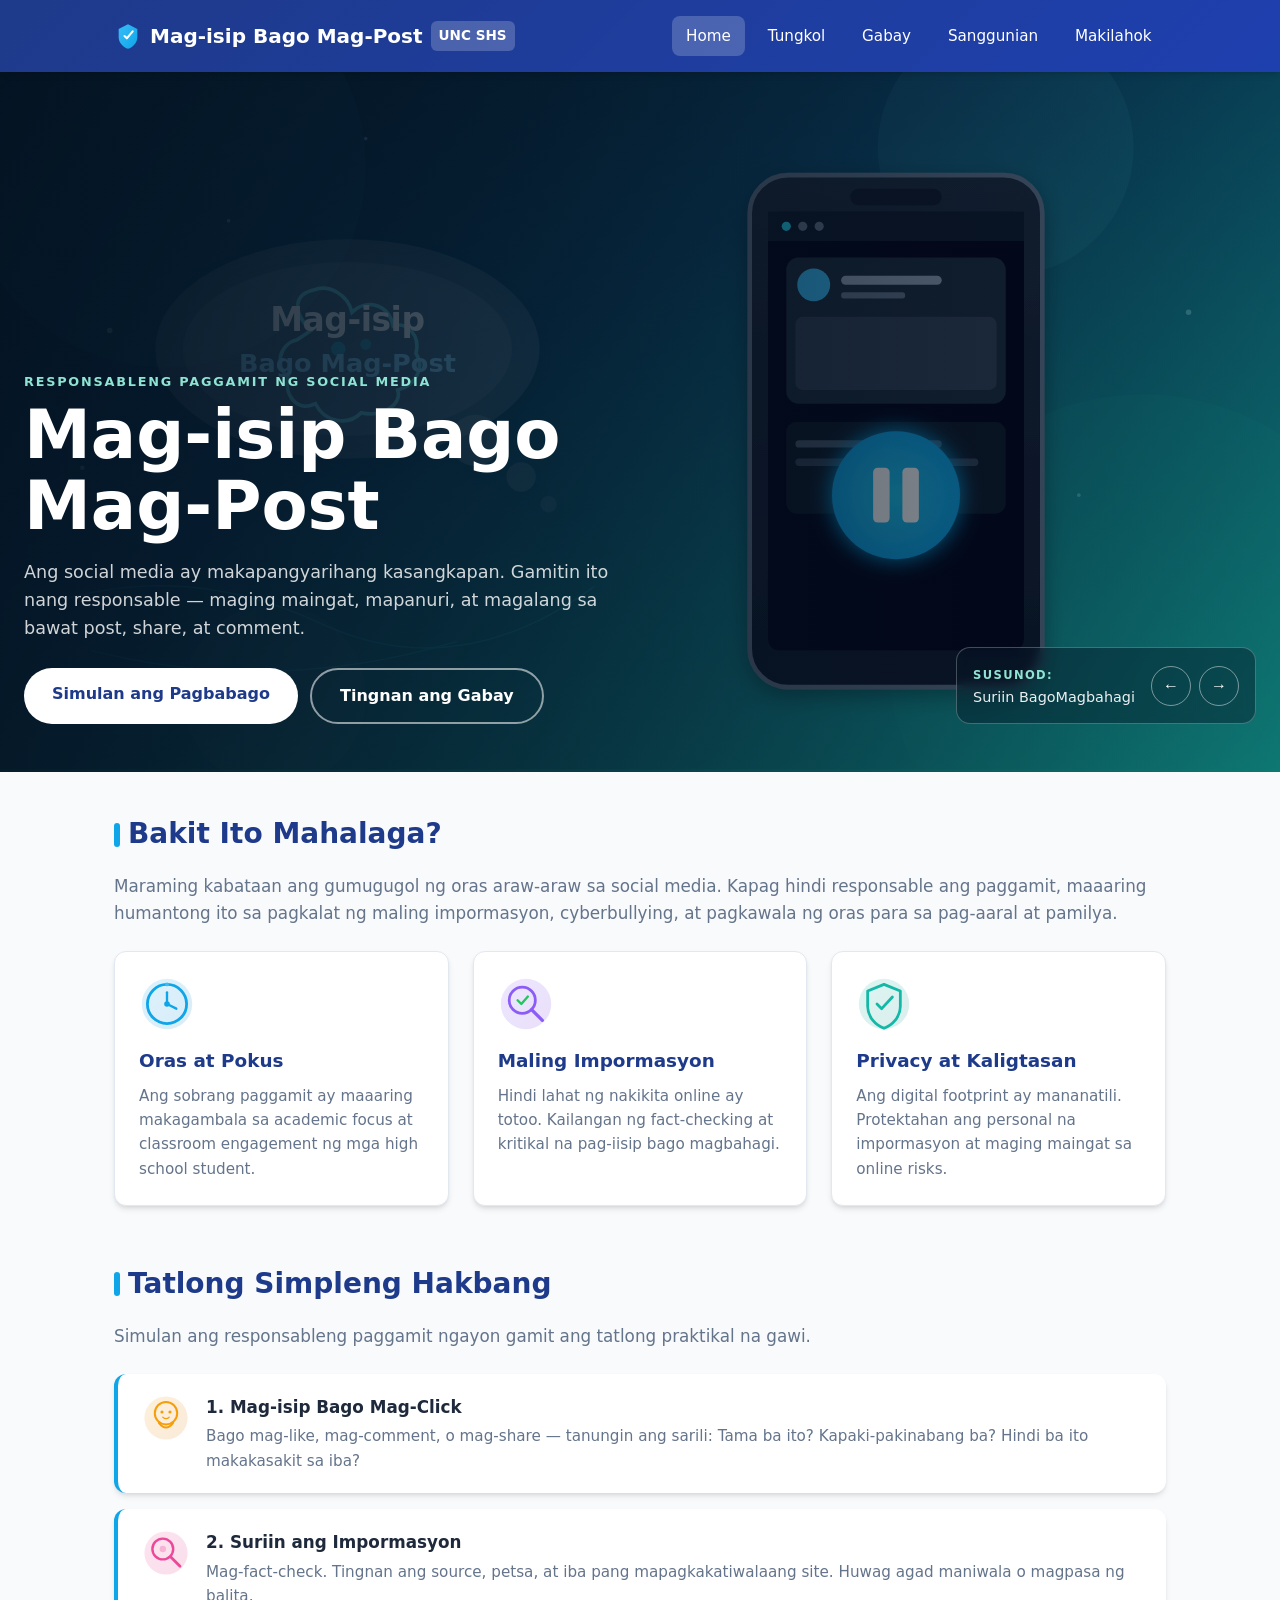
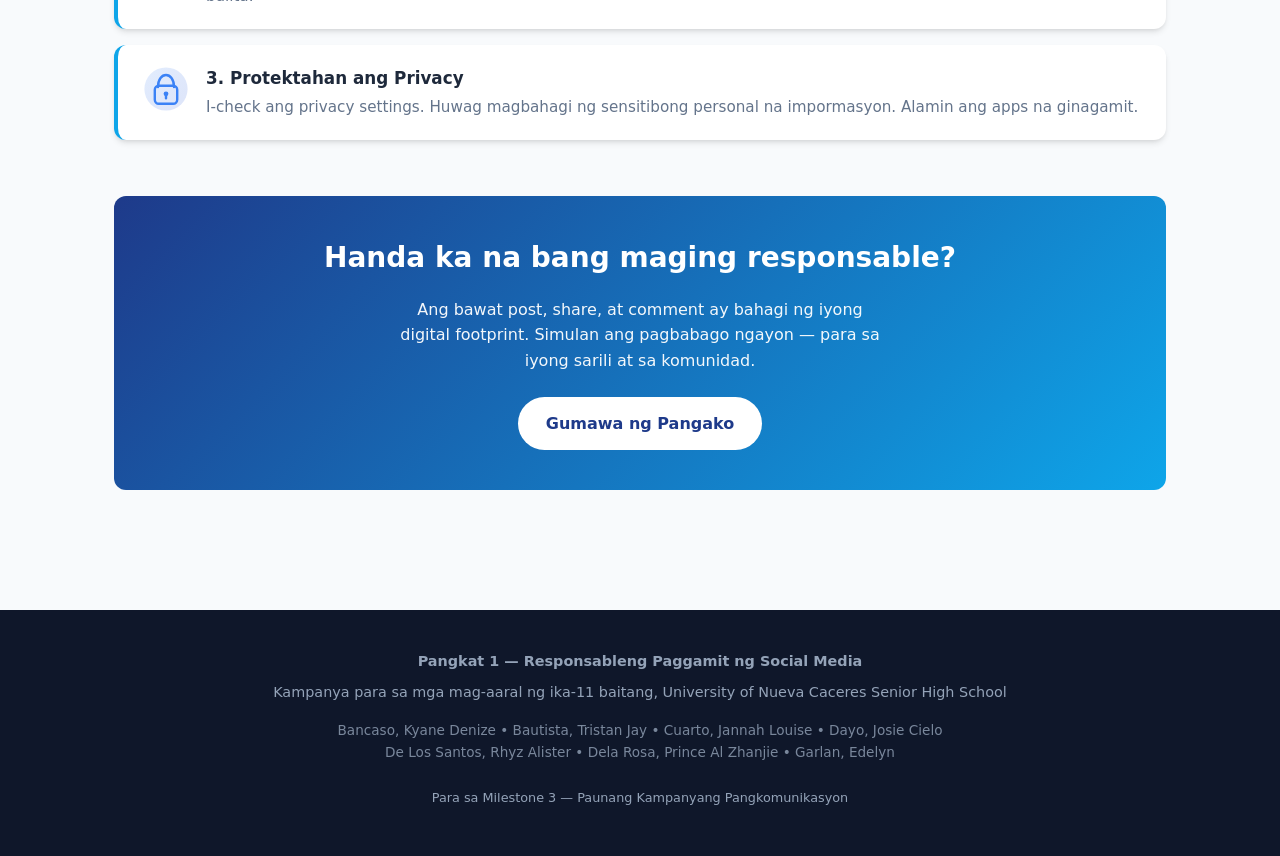
<file: index.html>
<!DOCTYPE html>
<html lang="tl">
<head>
  <meta charset="UTF-8">
  <meta name="viewport" content="width=device-width, initial-scale=1.0">
  <title>Mag-isip Bago Mag-Post | Responsableng Paggamit ng Social Media</title>
  <meta name="description" content="Kampanya para sa responsableng paggamit ng social media para sa mga mag-aaral ng UNC Grade 11.">
  <link rel="stylesheet" href="styles.css">
</head>
<body class="is-loading">

  <!-- ==== Skeleton loading overlay (removed after load) ==== -->
  <div class="skeleton-overlay" aria-hidden="true">
    <div class="sk-header">
      <div class="sk-logo sk-shimmer"></div>
      <div class="sk-nav">
        <div class="sk-nav-item sk-shimmer"></div>
        <div class="sk-nav-item sk-shimmer"></div>
        <div class="sk-nav-item sk-shimmer"></div>
        <div class="sk-nav-item sk-shimmer"></div>
        <div class="sk-nav-item sk-shimmer"></div>
      </div>
    </div>
    <div class="sk-hero">
      <div class="sk-eyebrow sk-shimmer"></div>
      <div class="sk-title sk-shimmer"></div>
      <div class="sk-title sk-title-short sk-shimmer"></div>
      <div class="sk-text sk-shimmer"></div>
      <div class="sk-text sk-shimmer"></div>
      <div class="sk-buttons">
        <div class="sk-btn sk-shimmer"></div>
        <div class="sk-btn sk-shimmer"></div>
      </div>
    </div>
    <div class="sk-cards">
      <div class="sk-card sk-shimmer"></div>
      <div class="sk-card sk-shimmer"></div>
      <div class="sk-card sk-shimmer"></div>
    </div>
  </div>

  <noscript>
    <style>
      .skeleton-overlay{display:none!important}
      body.is-loading{overflow:auto!important}
      .reveal{opacity:1!important;transform:none!important}
    </style>
  </noscript>

  <header>
    <div class="nav-container">
      <div class="logo">
        <img src="images/logo.svg" alt="" width="28" height="28" class="logo-icon"> Mag-isip Bago Mag-Post
        <span>UNC SHS</span>
      </div>
      <nav>
        <a href="index.html" class="active">Home</a>
        <a href="about.html">Tungkol</a>
        <a href="guides.html">Gabay</a>
        <a href="references.html">Sanggunian</a>
        <a href="join.html">Makilahok</a>
      </nav>
    </div>
  </header>

  <section class="hero" aria-label="Featured campaign messages">
      <div class="hero-bg is-active" data-hero-bg></div>
      <div class="hero-bg" data-hero-bg></div>
      <div class="hero-bg" data-hero-bg></div>
      <div class="container hero-inner">
        <div class="hero-copy">
          <article class="hero-slide active" data-hero-slide>
            <div class="eyebrow">Responsableng Paggamit ng Social Media</div>
            <h1>Mag-isip Bago<br>Mag-Post</h1>
            <p>Ang social media ay makapangyarihang kasangkapan. Gamitin ito nang responsable &mdash; maging maingat, mapanuri, at magalang sa bawat post, share, at comment.</p>
            <div class="hero-actions">
              <a class="btn btn-primary" href="join.html">Simulan ang Pagbabago</a>
              <a class="btn btn-outline" href="guides.html">Tingnan ang Gabay</a>
            </div>
          </article>
          <article class="hero-slide" data-hero-slide>
            <div class="eyebrow">Mapanuri, Hindi Maniwala Agad</div>
            <h1>Suriin Bago<br>Magbahagi</h1>
            <p>Hindi lahat ng nakikita online ay totoo. Mag-fact-check, tingnan ang pinagmulan, at gamitin ang kritikal na pag-iisip bago magpasa ng balita o larawan.</p>
            <div class="hero-actions">
              <a class="btn btn-primary" href="guides.html">Alamin ang Gabay</a>
              <a class="btn btn-outline" href="about.html">Bakit Mahalaga?</a>
            </div>
          </article>
          <article class="hero-slide" data-hero-slide>
            <div class="eyebrow">Protektahan ang Iyong Digital Footprint</div>
            <h1>Privacy ay<br>Kaligtasan</h1>
            <p>Ang bawat post ay may bakas. I-check ang privacy settings, huwag magbahagi ng sensitibong impormasyon, at maging maingat sa mga online risk.</p>
            <div class="hero-actions">
              <a class="btn btn-primary" href="references.html">Tingnan ang Sanggunian</a>
              <a class="btn btn-outline" href="join.html">Makilahok</a>
            </div>
          </article>
        </div>
        <div class="hero-next" aria-live="polite">
          <div class="hero-next-text">
            <strong>Susunod:</strong><br>
            <span data-hero-next>Suriin Bago Magbahagi</span>
          </div>
          <div class="hero-nav">
            <button class="hero-cycle" type="button" data-hero-prev aria-label="Ipakita ang nakaraang slide">&larr;</button>
            <button class="hero-cycle" type="button" data-hero-next-button aria-label="Ipakita ang susunod na slide">&rarr;</button>
          </div>
        </div>
      </div>
    </section>

  <main>
    <section class="reveal">
      <h2>Bakit Ito Mahalaga?</h2>
      <p class="section-intro">
        Maraming kabataan ang gumugugol ng oras araw-araw sa social media.  
        Kapag hindi responsable ang paggamit, maaaring humantong ito sa pagkalat ng maling impormasyon,  
        cyberbullying, at pagkawala ng oras para sa pag-aaral at pamilya.
      </p>

      <div class="card-grid">
        <div class="card">
          <div class="card-icon">
            <img src="images/icons/time.svg" alt="" width="56" height="56">
          </div>
          <h3>Oras at Pokus</h3>
          <p>Ang sobrang paggamit ay maaaring makagambala sa academic focus at classroom engagement ng mga high school student.</p>
        </div>
        <div class="card">
          <div class="card-icon">
            <img src="images/icons/factcheck.svg" alt="" width="56" height="56">
          </div>
          <h3>Maling Impormasyon</h3>
          <p>Hindi lahat ng nakikita online ay totoo. Kailangan ng fact-checking at kritikal na pag-iisip bago magbahagi.</p>
        </div>
        <div class="card">
          <div class="card-icon">
            <img src="images/icons/shield.svg" alt="" width="56" height="56">
          </div>
          <h3>Privacy at Kaligtasan</h3>
          <p>Ang digital footprint ay mananatili. Protektahan ang personal na impormasyon at maging maingat sa online risks.</p>
        </div>
      </div>
    </section>

    <section class="reveal">
      <h2>Tatlong Simpleng Hakbang</h2>
      <p class="section-intro">Simulan ang responsableng paggamit ngayon gamit ang tatlong praktikal na gawi.</p>

      <div class="tips-list">
        <div class="tip">
          <div class="tip-icon">
            <img src="images/icons/think.svg" alt="" width="48" height="48">
          </div>
          <div>
            <h3>1. Mag-isip Bago Mag-Click</h3>
            <p>Bago mag-like, mag-comment, o mag-share — tanungin ang sarili: Tama ba ito? Kapaki-pakinabang ba? Hindi ba ito makakasakit sa iba?</p>
          </div>
        </div>
        <div class="tip">
          <div class="tip-icon">
            <img src="images/icons/search.svg" alt="" width="48" height="48">
          </div>
          <div>
            <h3>2. Suriin ang Impormasyon</h3>
            <p>Mag-fact-check. Tingnan ang source, petsa, at iba pang mapagkakatiwalaang site. Huwag agad maniwala o magpasa ng balita.</p>
          </div>
        </div>
        <div class="tip">
          <div class="tip-icon">
            <img src="images/icons/lock.svg" alt="" width="48" height="48">
          </div>
          <div>
            <h3>3. Protektahan ang Privacy</h3>
            <p>I-check ang privacy settings. Huwag magbahagi ng sensitibong personal na impormasyon. Alamin ang apps na ginagamit.</p>
          </div>
        </div>
      </div>
    </section>

    <div class="cta-box reveal">
      <h2>Handa ka na bang maging responsable?</h2>
      <p>Ang bawat post, share, at comment ay bahagi ng iyong digital footprint.  
         Simulan ang pagbabago ngayon — para sa iyong sarili at sa komunidad.</p>
      <a href="join.html" class="btn btn-primary">Gumawa ng Pangako</a>
    </div>
  </main>

  <footer>
    <p><strong>Pangkat 1 — Responsableng Paggamit ng Social Media</strong></p>
    <p>Kampanya para sa mga mag-aaral ng ika-11 baitang, University of Nueva Caceres Senior High School</p>
    <p class="team">
      Bancaso, Kyane Denize • Bautista, Tristan Jay • Cuarto, Jannah Louise • Dayo, Josie Cielo<br>
      De Los Santos, Rhyz Alister • Dela Rosa, Prince Al Zhanjie • Garlan, Edelyn
    </p>
    <p style="margin-top: 1.5rem; font-size: 0.8rem;">
      Para sa Milestone 3 — Paunang Kampanyang Pangkomunikasyon
    </p>
  </footer>
  <script src="hero.js" defer></script>
  <script src="loader.js" defer></script>
</body>
</html>
</file>
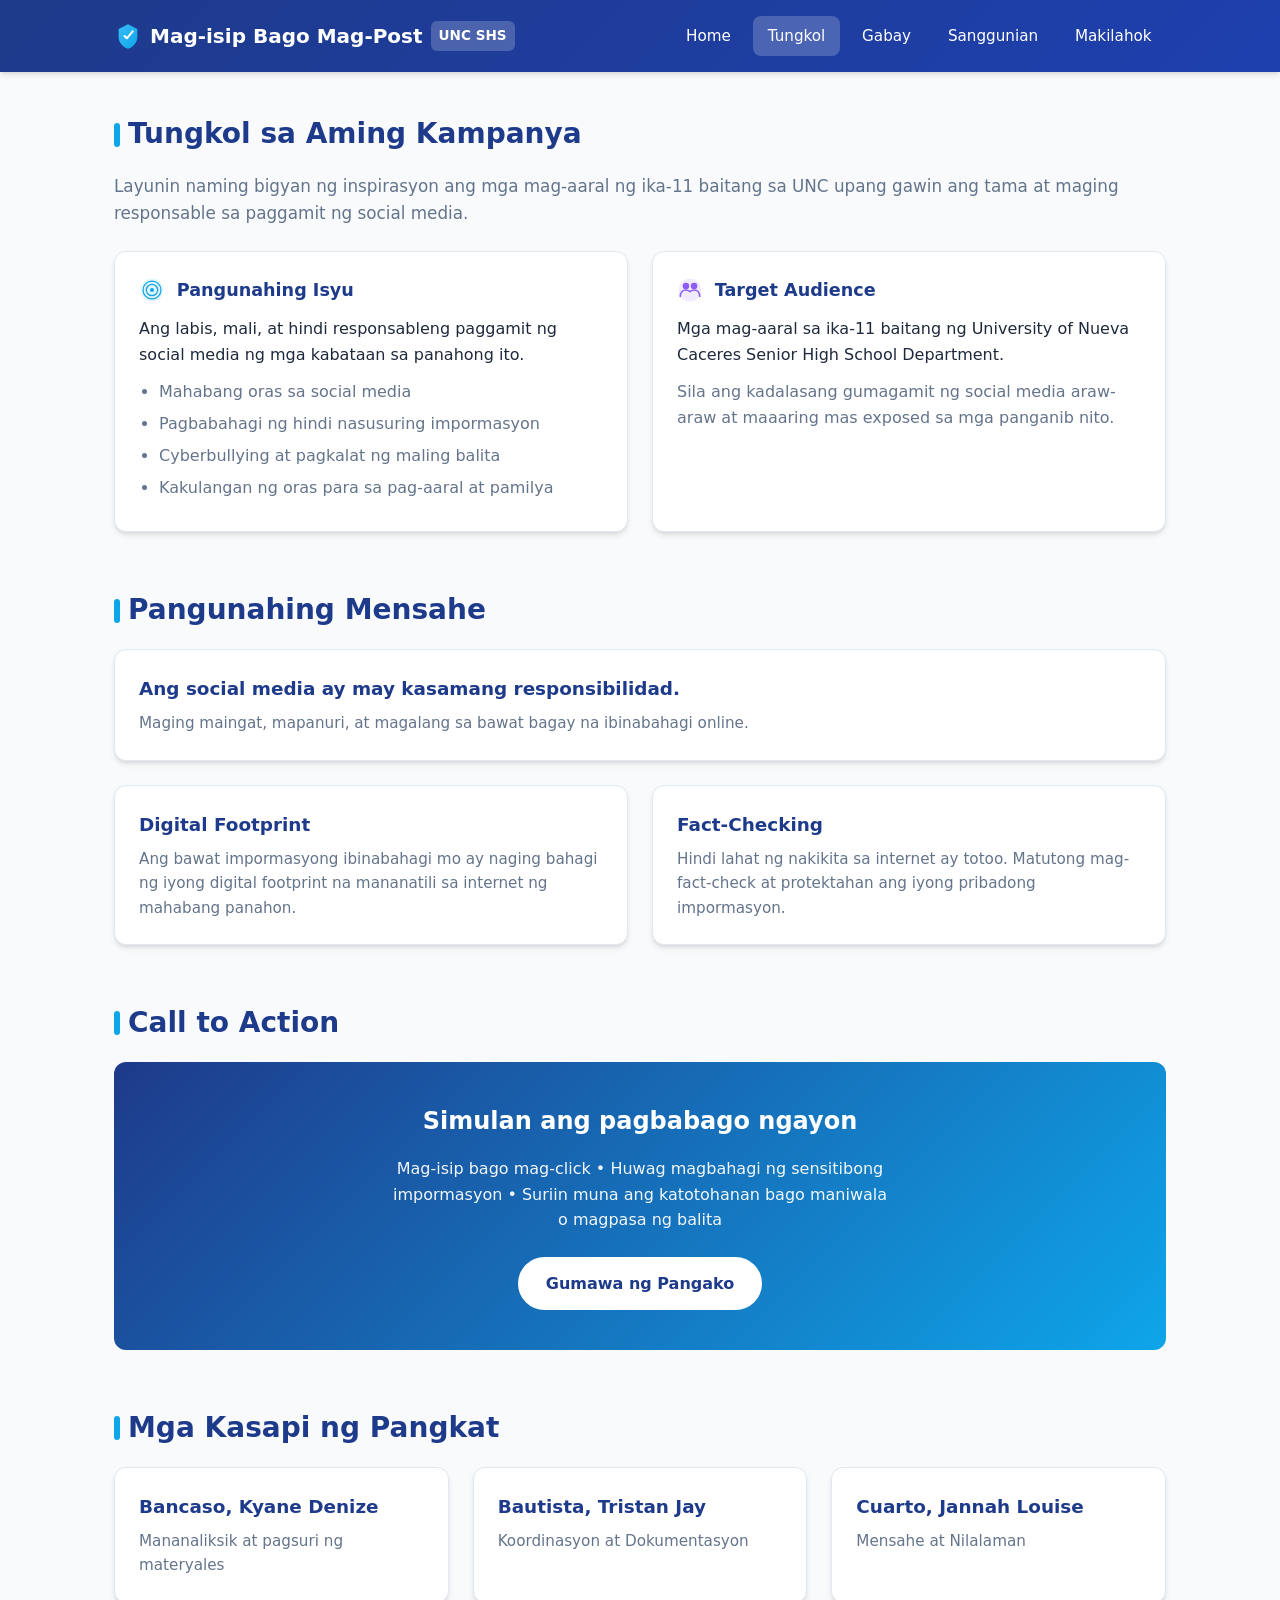
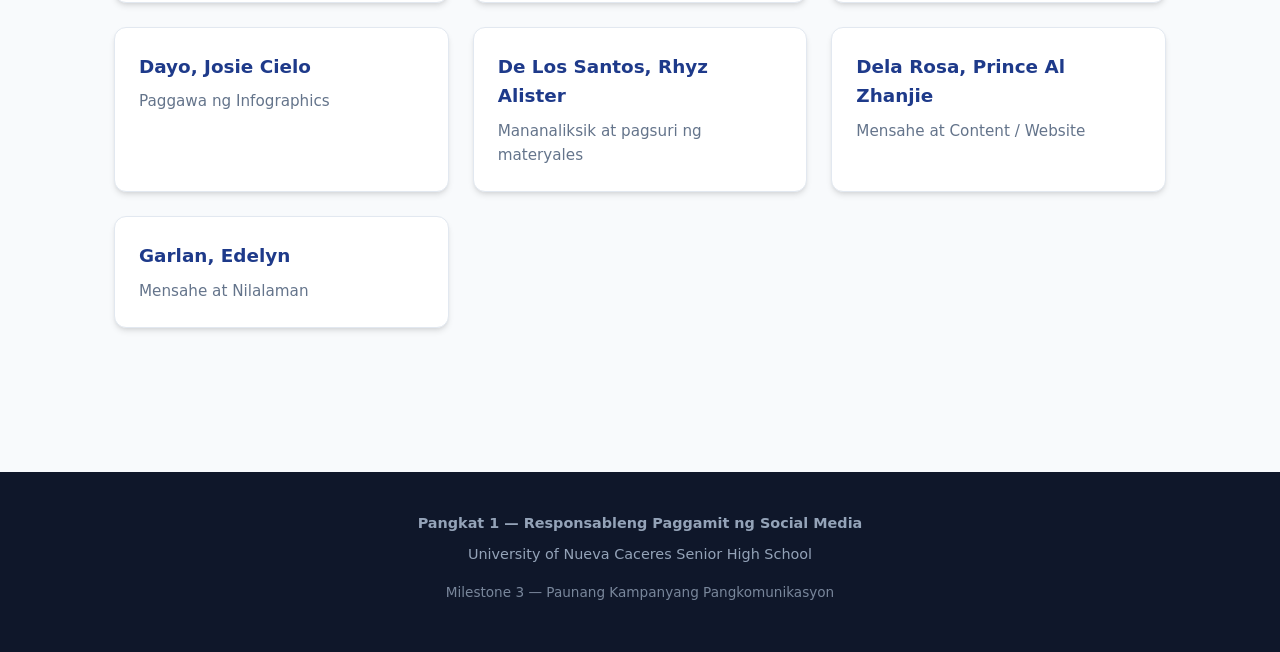
<file: about.html>
<!DOCTYPE html>
<html lang="tl">
<head>
  <meta charset="UTF-8">
  <meta name="viewport" content="width=device-width, initial-scale=1.0">
  <title>Tungkol sa Adbokasiya | Mag-isip Bago Mag-Post</title>
  <link rel="stylesheet" href="styles.css">
</head>
<body>
  <header>
    <div class="nav-container">
      <div class="logo">
        <img src="images/logo.svg" alt="" width="28" height="28" class="logo-icon"> Mag-isip Bago Mag-Post
        <span>UNC SHS</span>
      </div>
      <nav>
        <a href="index.html">Home</a>
        <a href="about.html" class="active">Tungkol</a>
        <a href="guides.html">Gabay</a>
        <a href="references.html">Sanggunian</a>
        <a href="join.html">Makilahok</a>
      </nav>
    </div>
  </header>

  <main>
    <section>
      <h2>Tungkol sa Aming Kampanya</h2>
      <p class="section-intro">
        Layunin naming bigyan ng inspirasyon ang mga mag-aaral ng ika-11 baitang sa UNC  
        upang gawin ang tama at maging responsable sa paggamit ng social media.
      </p>

      <div class="about-grid">
        <div class="info-box">
          <h3><img src="images/icons/target.svg" alt="" width="28" height="28" class="inline-icon"> Pangunahing Isyu</h3>
          <p>Ang labis, mali, at hindi responsableng paggamit ng social media ng mga kabataan sa panahong ito.</p>
          <ul style="margin-top: 0.75rem;">
            <li>Mahabang oras sa social media</li>
            <li>Pagbabahagi ng hindi nasusuring impormasyon</li>
            <li>Cyberbullying at pagkalat ng maling balita</li>
            <li>Kakulangan ng oras para sa pag-aaral at pamilya</li>
          </ul>
        </div>

        <div class="info-box">
          <h3><img src="images/icons/people.svg" alt="" width="28" height="28" class="inline-icon"> Target Audience</h3>
          <p>Mga mag-aaral sa ika-11 baitang ng University of Nueva Caceres Senior High School Department.</p>
          <p style="margin-top: 0.75rem; color: var(--text-muted);">
            Sila ang kadalasang gumagamit ng social media araw-araw at maaaring mas exposed sa mga panganib nito.
          </p>
        </div>
      </div>
    </section>

    <section>
      <h2>Pangunahing Mensahe</h2>
      <div class="card" style="margin-bottom: 1.5rem;">
        <h3 style="color: var(--primary); margin-bottom: 0.5rem;">Ang social media ay may kasamang responsibilidad.</h3>
        <p>Maging maingat, mapanuri, at magalang sa bawat bagay na ibinabahagi online.</p>
      </div>

      <div class="card-grid">
        <div class="card">
          <h3>Digital Footprint</h3>
          <p>Ang bawat impormasyong ibinabahagi mo ay naging bahagi ng iyong digital footprint na mananatili sa internet ng mahabang panahon.</p>
        </div>
        <div class="card">
          <h3>Fact-Checking</h3>
          <p>Hindi lahat ng nakikita sa internet ay totoo. Matutong mag-fact-check at protektahan ang iyong pribadong impormasyon.</p>
        </div>
      </div>
    </section>

    <section>
      <h2>Call to Action</h2>
      <div class="cta-box" style="margin: 0;">
        <h2 style="font-size: 1.5rem;">Simulan ang pagbabago ngayon</h2>
        <p>
          Mag-isip bago mag-click • Huwag magbahagi ng sensitibong impormasyon •  
          Suriin muna ang katotohanan bago maniwala o magpasa ng balita
        </p>
        <a href="join.html" class="btn btn-primary">Gumawa ng Pangako</a>
      </div>
    </section>

    <section>
      <h2>Mga Kasapi ng Pangkat</h2>
      <div class="card-grid">
        <div class="card">
          <h3>Bancaso, Kyane Denize</h3>
          <p>Mananaliksik at pagsuri ng materyales</p>
        </div>
        <div class="card">
          <h3>Bautista, Tristan Jay</h3>
          <p>Koordinasyon at Dokumentasyon</p>
        </div>
        <div class="card">
          <h3>Cuarto, Jannah Louise</h3>
          <p>Mensahe at Nilalaman</p>
        </div>
        <div class="card">
          <h3>Dayo, Josie Cielo</h3>
          <p>Paggawa ng Infographics</p>
        </div>
        <div class="card">
          <h3>De Los Santos, Rhyz Alister</h3>
          <p>Mananaliksik at pagsuri ng materyales</p>
        </div>
        <div class="card">
          <h3>Dela Rosa, Prince Al Zhanjie</h3>
          <p>Mensahe at Content / Website</p>
        </div>
        <div class="card">
          <h3>Garlan, Edelyn</h3>
          <p>Mensahe at Nilalaman</p>
        </div>
      </div>
    </section>
  </main>

  <footer>
    <p><strong>Pangkat 1 — Responsableng Paggamit ng Social Media</strong></p>
    <p>University of Nueva Caceres Senior High School</p>
    <p class="team">Milestone 3 — Paunang Kampanyang Pangkomunikasyon</p>
  </footer>
</body>
</html>
</file>
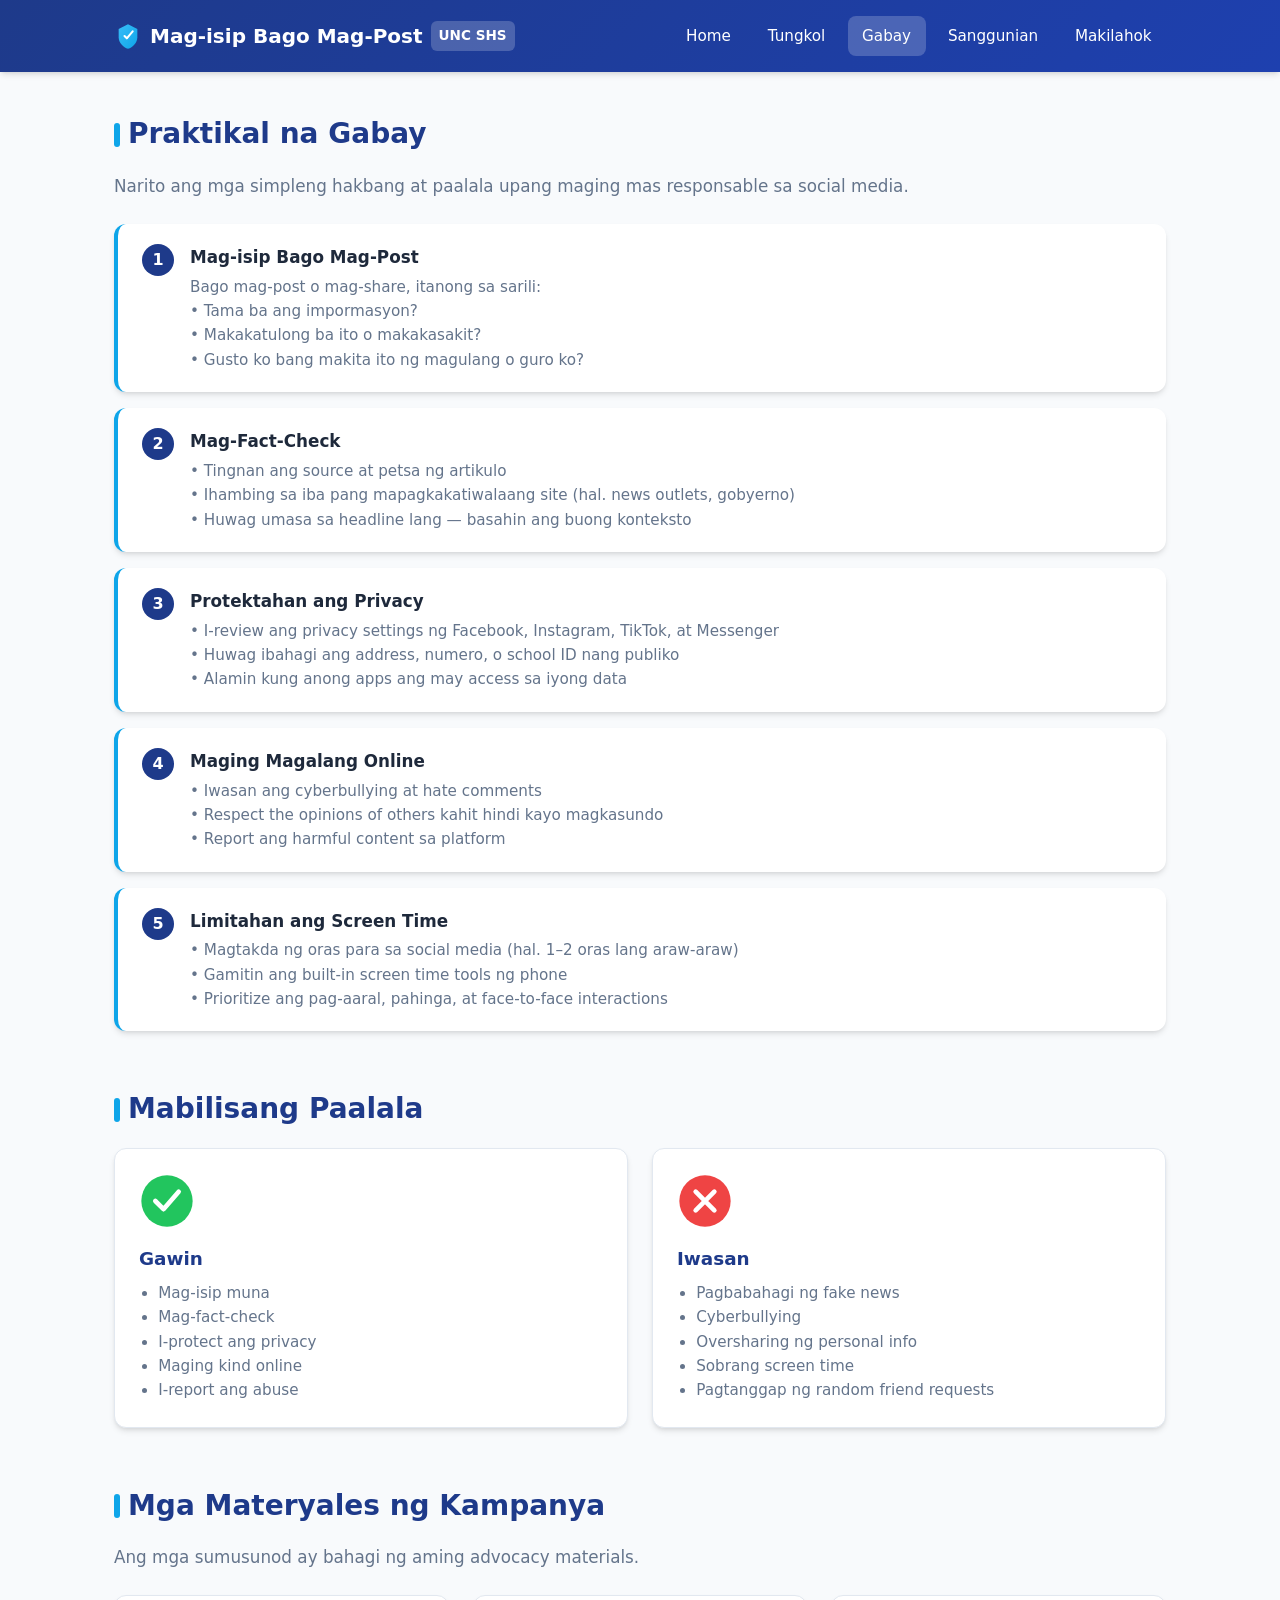
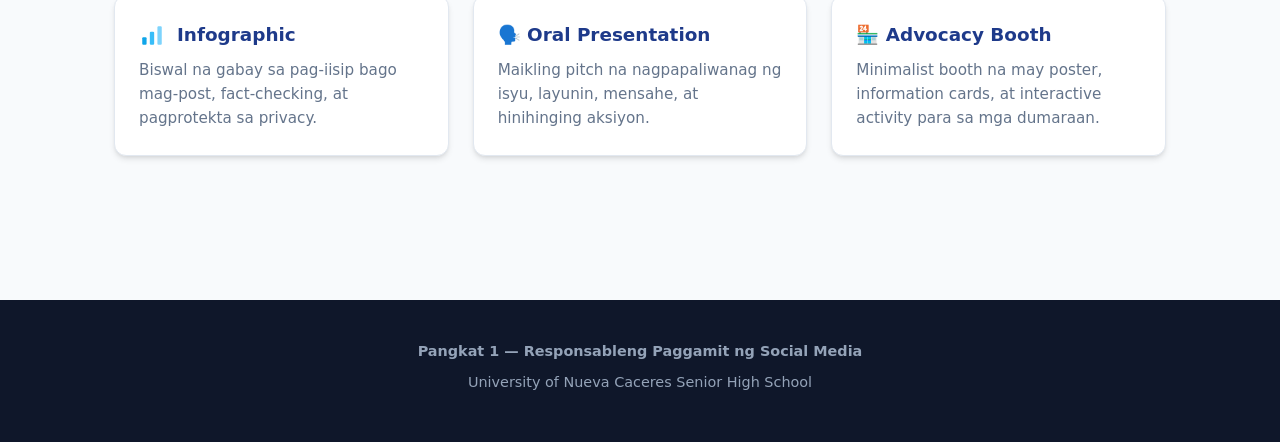
<file: guides.html>
<!DOCTYPE html>
<html lang="tl">
<head>
  <meta charset="UTF-8">
  <meta name="viewport" content="width=device-width, initial-scale=1.0">
  <title>Gabay at Materyales | Mag-isip Bago Mag-Post</title>
  <link rel="stylesheet" href="styles.css">
</head>
<body>
  <header>
    <div class="nav-container">
      <div class="logo">
        <img src="images/logo.svg" alt="" width="28" height="28" class="logo-icon"> Mag-isip Bago Mag-Post
        <span>UNC SHS</span>
      </div>
      <nav>
        <a href="index.html">Home</a>
        <a href="about.html">Tungkol</a>
        <a href="guides.html" class="active">Gabay</a>
        <a href="references.html">Sanggunian</a>
        <a href="join.html">Makilahok</a>
      </nav>
    </div>
  </header>

  <main>
    <section>
      <h2>Praktikal na Gabay</h2>
      <p class="section-intro">
        Narito ang mga simpleng hakbang at paalala upang maging mas responsable sa social media.
      </p>

      <div class="tips-list">
        <div class="tip">
          <div class="tip-number">1</div>
          <div>
            <h3>Mag-isip Bago Mag-Post</h3>
            <p>
              Bago mag-post o mag-share, itanong sa sarili:<br>
              • Tama ba ang impormasyon?<br>
              • Makakatulong ba ito o makakasakit?<br>
              • Gusto ko bang makita ito ng magulang o guro ko?
            </p>
          </div>
        </div>

        <div class="tip">
          <div class="tip-number">2</div>
          <div>
            <h3>Mag-Fact-Check</h3>
            <p>
              • Tingnan ang source at petsa ng artikulo<br>
              • Ihambing sa iba pang mapagkakatiwalaang site (hal. news outlets, gobyerno)<br>
              • Huwag umasa sa headline lang — basahin ang buong konteksto
            </p>
          </div>
        </div>

        <div class="tip">
          <div class="tip-number">3</div>
          <div>
            <h3>Protektahan ang Privacy</h3>
            <p>
              • I-review ang privacy settings ng Facebook, Instagram, TikTok, at Messenger<br>
              • Huwag ibahagi ang address, numero, o school ID nang publiko<br>
              • Alamin kung anong apps ang may access sa iyong data
            </p>
          </div>
        </div>

        <div class="tip">
          <div class="tip-number">4</div>
          <div>
            <h3>Maging Magalang Online</h3>
            <p>
              • Iwasan ang cyberbullying at hate comments<br>
              • Respect the opinions of others kahit hindi kayo magkasundo<br>
              • Report ang harmful content sa platform
            </p>
          </div>
        </div>

        <div class="tip">
          <div class="tip-number">5</div>
          <div>
            <h3>Limitahan ang Screen Time</h3>
            <p>
              • Magtakda ng oras para sa social media (hal. 1–2 oras lang araw-araw)<br>
              • Gamitin ang built-in screen time tools ng phone<br>
              • Prioritize ang pag-aaral, pahinga, at face-to-face interactions
            </p>
          </div>
        </div>
      </div>
    </section>

    <section>
      <h2>Mabilisang Paalala</h2>
      <div class="card-grid">
        <div class="card">
          <div class="card-icon"><img src="images/icons/check.svg" alt="" width="40" height="40"></div>
          <h3>Gawin</h3>
          <ul style="padding-left: 1.2rem; color: var(--text-muted); font-size: 0.95rem;">
            <li>Mag-isip muna</li>
            <li>Mag-fact-check</li>
            <li>I-protect ang privacy</li>
            <li>Maging kind online</li>
            <li>I-report ang abuse</li>
          </ul>
        </div>
        <div class="card">
          <div class="card-icon"><img src="images/icons/cross.svg" alt="" width="40" height="40"></div>
          <h3>Iwasan</h3>
          <ul style="padding-left: 1.2rem; color: var(--text-muted); font-size: 0.95rem;">
            <li>Pagbabahagi ng fake news</li>
            <li>Cyberbullying</li>
            <li>Oversharing ng personal info</li>
            <li>Sobrang screen time</li>
            <li>Pagtanggap ng random friend requests</li>
          </ul>
        </div>
      </div>
    </section>

    <section>
      <h2>Mga Materyales ng Kampanya</h2>
      <p class="section-intro">
        Ang mga sumusunod ay bahagi ng aming advocacy materials.
      </p>
      <div class="card-grid">
        <div class="card">
          <h3><img src="images/icons/chart.svg" alt="" width="26" height="26" class="inline-icon"> Infographic</h3>
          <p>Biswal na gabay sa pag-iisip bago mag-post, fact-checking, at pagprotekta sa privacy.</p>
        </div>
        <div class="card">
          <h3>🗣️ Oral Presentation</h3>
          <p>Maikling pitch na nagpapaliwanag ng isyu, layunin, mensahe, at hinihinging aksiyon.</p>
        </div>
        <div class="card">
          <h3>🏪 Advocacy Booth</h3>
          <p>Minimalist booth na may poster, information cards, at interactive activity para sa mga dumaraan.</p>
        </div>
      </div>
    </section>
  </main>

  <footer>
    <p><strong>Pangkat 1 — Responsableng Paggamit ng Social Media</strong></p>
    <p>University of Nueva Caceres Senior High School</p>
  </footer>
</body>
</html>
</file>
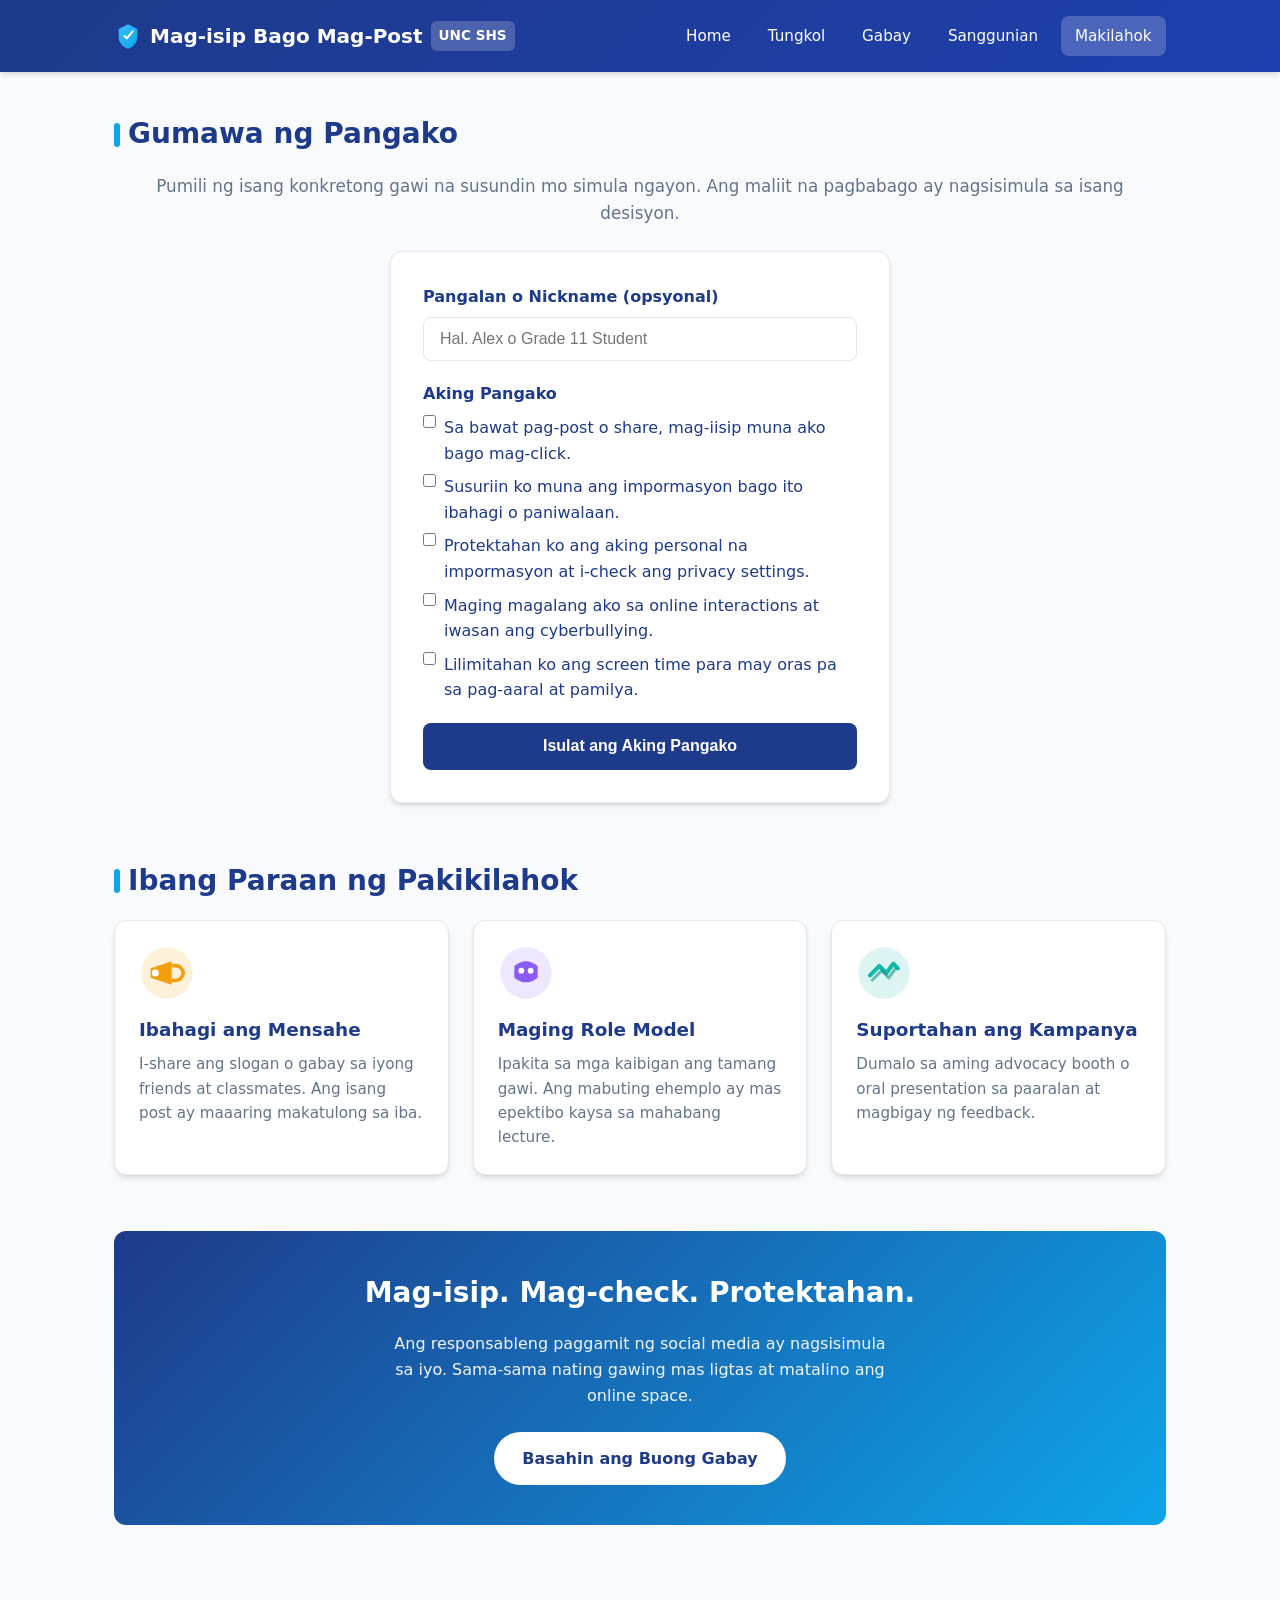
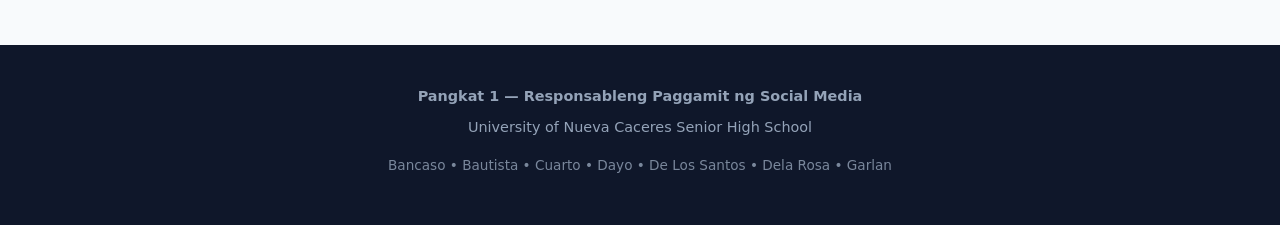
<file: join.html>
<!DOCTYPE html>
<html lang="tl">
<head>
  <meta charset="UTF-8">
  <meta name="viewport" content="width=device-width, initial-scale=1.0">
  <title>Makilahok | Mag-isip Bago Mag-Post</title>
  <link rel="stylesheet" href="styles.css">
</head>
<body>
  <header>
    <div class="nav-container">
      <div class="logo">
        <img src="images/logo.svg" alt="" width="28" height="28" class="logo-icon"> Mag-isip Bago Mag-Post
        <span>UNC SHS</span>
      </div>
      <nav>
        <a href="index.html">Home</a>
        <a href="about.html">Tungkol</a>
        <a href="guides.html">Gabay</a>
        <a href="references.html">Sanggunian</a>
        <a href="join.html" class="active">Makilahok</a>
      </nav>
    </div>
  </header>

  <main>
    <section>
      <h2>Gumawa ng Pangako</h2>
      <p class="section-intro" style="text-align: center;">
        Pumili ng isang konkretong gawi na susundin mo simula ngayon.  
        Ang maliit na pagbabago ay nagsisimula sa isang desisyon.
      </p>

      <div class="pledge-form">
        <form id="pledgeForm">
          <label for="name">Pangalan o Nickname (opsyonal)</label>
          <input type="text" id="name" name="name" placeholder="Hal. Alex o Grade 11 Student" maxlength="40">

          <label>Aking Pangako</label>
          <div class="checkbox-group">
            <label>
              <input type="checkbox" name="pledge" value="think">
              Sa bawat pag-post o share, mag-iisip muna ako bago mag-click.
            </label>
            <label>
              <input type="checkbox" name="pledge" value="factcheck">
              Susuriin ko muna ang impormasyon bago ito ibahagi o paniwalaan.
            </label>
            <label>
              <input type="checkbox" name="pledge" value="privacy">
              Protektahan ko ang aking personal na impormasyon at i-check ang privacy settings.
            </label>
            <label>
              <input type="checkbox" name="pledge" value="kind">
              Maging magalang ako sa online interactions at iwasan ang cyberbullying.
            </label>
            <label>
              <input type="checkbox" name="pledge" value="screentime">
              Lilimitahan ko ang screen time para may oras pa sa pag-aaral at pamilya.
            </label>
          </div>

          <button type="submit">Isulat ang Aking Pangako</button>
        </form>

        <div id="successMsg" class="success-msg" hidden>
          <strong>Salamat!</strong> Naipangako mo na ang iyong responsableng gawi.<br>
          Simulan ito ngayon — ang pagbabago ay nagsisimula sa iyo.
        </div>
      </div>
    </section>

    <section>
      <h2>Ibang Paraan ng Pakikilahok</h2>
      <div class="card-grid">
        <div class="card">
          <div class="card-icon"><img src="images/icons/megaphone.svg" alt="" width="40" height="40"></div>
          <h3>Ibahagi ang Mensahe</h3>
          <p>I-share ang slogan o gabay sa iyong friends at classmates. Ang isang post ay maaaring makatulong sa iba.</p>
        </div>
        <div class="card">
          <div class="card-icon"><img src="images/icons/speak.svg" alt="" width="40" height="40"></div>
          <h3>Maging Role Model</h3>
          <p>Ipakita sa mga kaibigan ang tamang gawi. Ang mabuting ehemplo ay mas epektibo kaysa sa mahabang lecture.</p>
        </div>
        <div class="card">
          <div class="card-icon"><img src="images/icons/handshake.svg" alt="" width="40" height="40"></div>
          <h3>Suportahan ang Kampanya</h3>
          <p>Dumalo sa aming advocacy booth o oral presentation sa paaralan at magbigay ng feedback.</p>
        </div>
      </div>
    </section>

    <div class="cta-box">
      <h2>Mag-isip. Mag-check. Protektahan.</h2>
      <p>Ang responsableng paggamit ng social media ay nagsisimula sa iyo.  
         Sama-sama nating gawing mas ligtas at matalino ang online space.</p>
      <a href="guides.html" class="btn btn-primary">Basahin ang Buong Gabay</a>
    </div>
  </main>

  <footer>
    <p><strong>Pangkat 1 — Responsableng Paggamit ng Social Media</strong></p>
    <p>University of Nueva Caceres Senior High School</p>
    <p class="team">
      Bancaso • Bautista • Cuarto • Dayo • De Los Santos • Dela Rosa • Garlan
    </p>
  </footer>

  <script>
  (function () {
    var form = document.getElementById('pledgeForm');
    var successMsg = document.getElementById('successMsg');
    var KEY = 'mabkom-pledge';

    // If already pledged on this browser, show success state
    if (localStorage.getItem(KEY)) {
      form.hidden = true;
      successMsg.hidden = false;
      return;
    }

    form.addEventListener('submit', function (e) {
      e.preventDefault();
      var checked = form.querySelectorAll('input[name="pledge"]:checked');
      if (!checked.length) {
        alert('Pumili ng kahit isang pangako.');
        return;
      }
      localStorage.setItem(KEY, '1');
      form.hidden = true;
      successMsg.hidden = false;
    });
  })();
  </script>
</body>
</html>
</file>
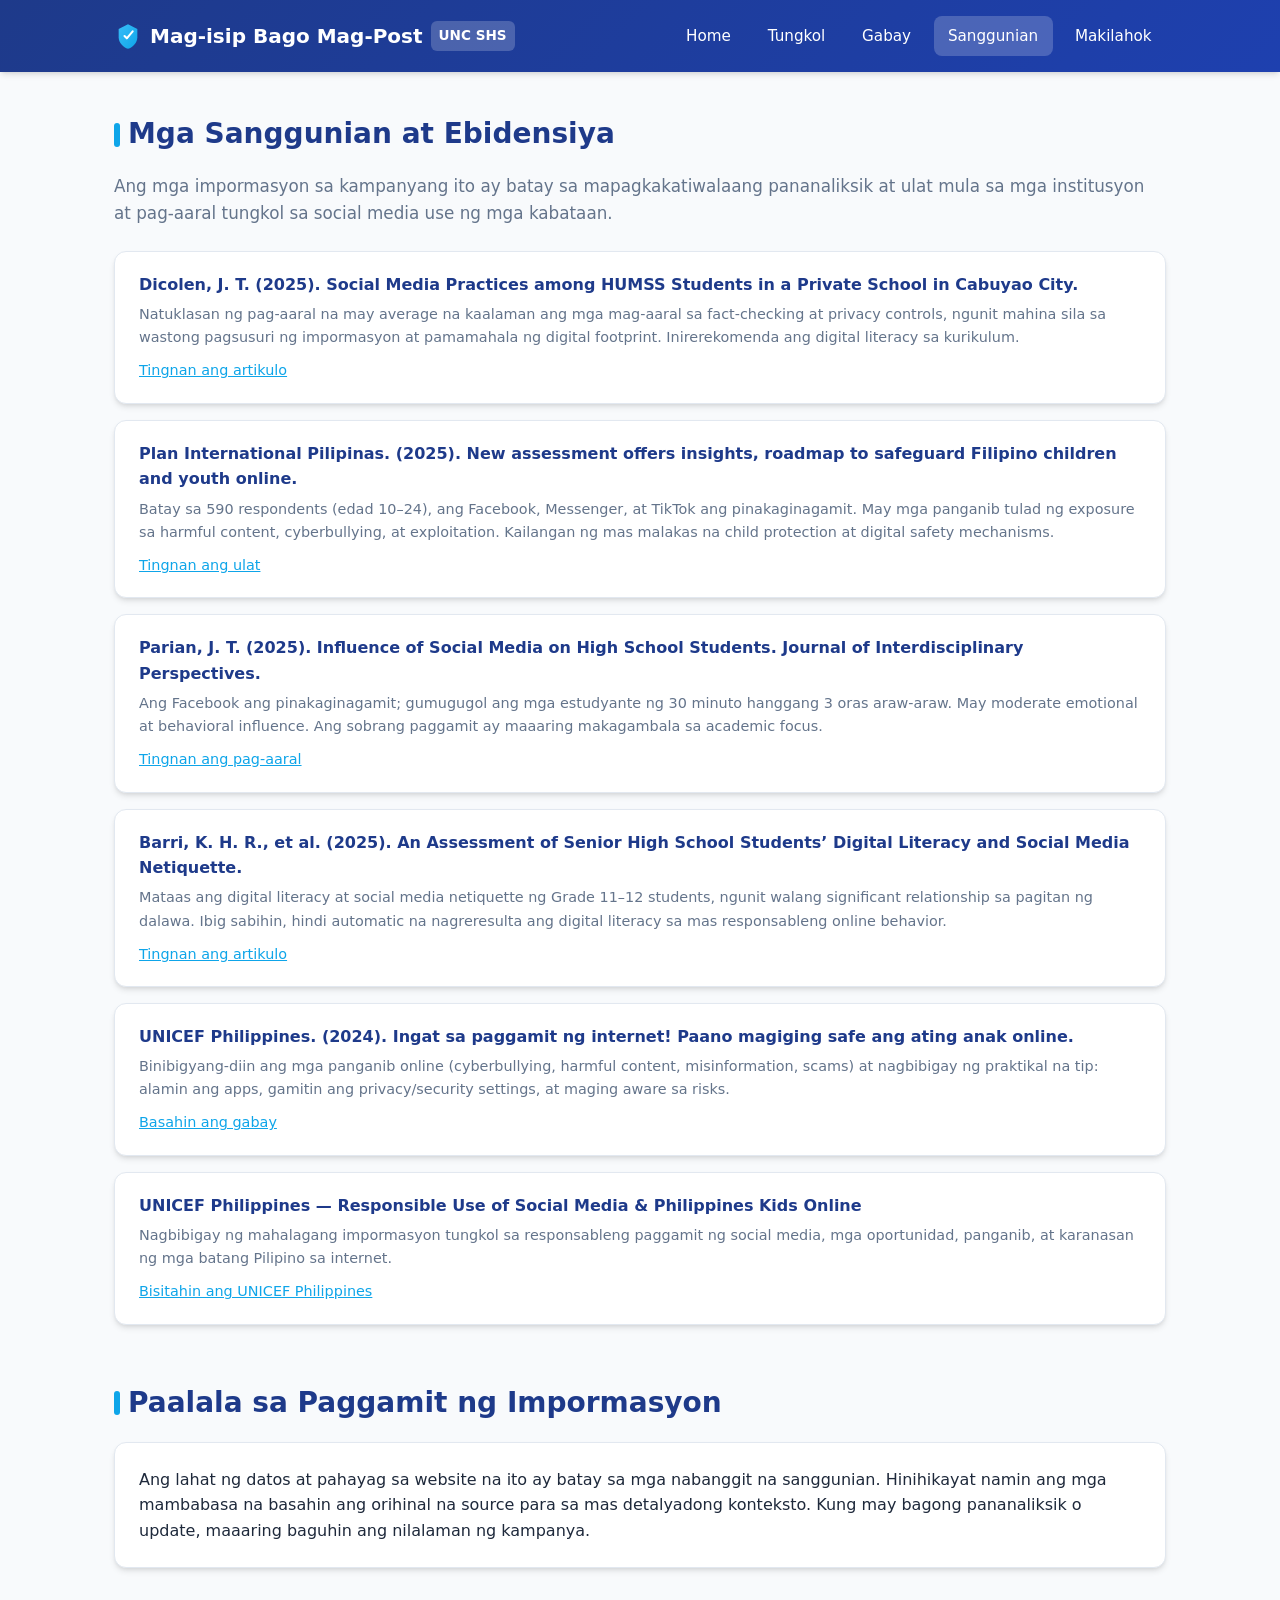
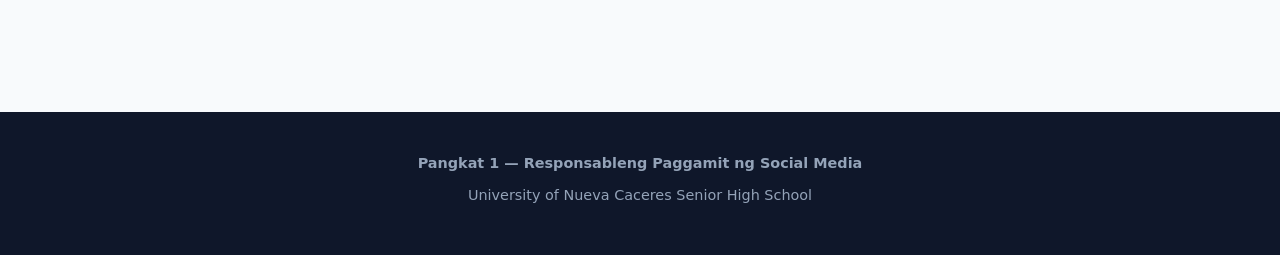
<file: references.html>
<!DOCTYPE html>
<html lang="tl">
<head>
  <meta charset="UTF-8">
  <meta name="viewport" content="width=device-width, initial-scale=1.0">
  <title>Mga Sanggunian | Mag-isip Bago Mag-Post</title>
  <link rel="stylesheet" href="styles.css">
</head>
<body>
  <header>
    <div class="nav-container">
      <div class="logo">
        <img src="images/logo.svg" alt="" width="28" height="28" class="logo-icon"> Mag-isip Bago Mag-Post
        <span>UNC SHS</span>
      </div>
      <nav>
        <a href="index.html">Home</a>
        <a href="about.html">Tungkol</a>
        <a href="guides.html">Gabay</a>
        <a href="references.html" class="active">Sanggunian</a>
        <a href="join.html">Makilahok</a>
      </nav>
    </div>
  </header>

  <main>
    <section>
      <h2>Mga Sanggunian at Ebidensiya</h2>
      <p class="section-intro">
        Ang mga impormasyon sa kampanyang ito ay batay sa mapagkakatiwalaang pananaliksik  
        at ulat mula sa mga institusyon at pag-aaral tungkol sa social media use ng mga kabataan.
      </p>

      <div class="ref-list">
        <div class="ref-item">
          <h3>Dicolen, J. T. (2025). Social Media Practices among HUMSS Students in a Private School in Cabuyao City.</h3>
          <p>
            Natuklasan ng pag-aaral na may average na kaalaman ang mga mag-aaral sa fact-checking at privacy controls,  
            ngunit mahina sila sa wastong pagsusuri ng impormasyon at pamamahala ng digital footprint.  
            Inirerekomenda ang digital literacy sa kurikulum.
          </p>
          <a href="https://journals.researchparks.org/index.php/IJIE/article/view/5470" target="_blank" rel="noopener">Tingnan ang artikulo</a>
        </div>

        <div class="ref-item">
          <h3>Plan International Pilipinas. (2025). New assessment offers insights, roadmap to safeguard Filipino children and youth online.</h3>
          <p>
            Batay sa 590 respondents (edad 10–24), ang Facebook, Messenger, at TikTok ang pinakaginagamit.  
            May mga panganib tulad ng exposure sa harmful content, cyberbullying, at exploitation.  
            Kailangan ng mas malakas na child protection at digital safety mechanisms.
          </p>
          <a href="https://reliefweb.int/report/philippines/new-assessment-offers-insights-roadmap-safeguard-filipino-children-and-youth-online" target="_blank" rel="noopener">Tingnan ang ulat</a>
        </div>

        <div class="ref-item">
          <h3>Parian, J. T. (2025). Influence of Social Media on High School Students. Journal of Interdisciplinary Perspectives.</h3>
          <p>
            Ang Facebook ang pinakaginagamit; gumugugol ang mga estudyante ng 30 minuto hanggang 3 oras araw-araw.  
            May moderate emotional at behavioral influence. Ang sobrang paggamit ay maaaring makagambala sa academic focus.
          </p>
          <a href="https://jippublication.com/index.php/jip/article/view/1490" target="_blank" rel="noopener">Tingnan ang pag-aaral</a>
        </div>

        <div class="ref-item">
          <h3>Barri, K. H. R., et al. (2025). An Assessment of Senior High School Students’ Digital Literacy and Social Media Netiquette.</h3>
          <p>
            Mataas ang digital literacy at social media netiquette ng Grade 11–12 students,  
            ngunit walang significant relationship sa pagitan ng dalawa.  
            Ibig sabihin, hindi automatic na nagreresulta ang digital literacy sa mas responsableng online behavior.
          </p>
          <a href="https://journalarjass.com/index.php/ARJASS/article/view/685" target="_blank" rel="noopener">Tingnan ang artikulo</a>
        </div>

        <div class="ref-item">
          <h3>UNICEF Philippines. (2024). Ingat sa paggamit ng internet! Paano magiging safe ang ating anak online.</h3>
          <p>
            Binibigyang-diin ang mga panganib online (cyberbullying, harmful content, misinformation, scams)  
            at nagbibigay ng praktikal na tip: alamin ang apps, gamitin ang privacy/security settings, at maging aware sa risks.
          </p>
          <a href="https://www.unicef.org/philippines/stories/ingat-sa-paggamit-ng-internet" target="_blank" rel="noopener">Basahin ang gabay</a>
        </div>

        <div class="ref-item">
          <h3>UNICEF Philippines — Responsible Use of Social Media & Philippines Kids Online</h3>
          <p>
            Nagbibigay ng mahalagang impormasyon tungkol sa responsableng paggamit ng social media,  
            mga oportunidad, panganib, at karanasan ng mga batang Pilipino sa internet.
          </p>
          <a href="https://www.unicef.org/philippines" target="_blank" rel="noopener">Bisitahin ang UNICEF Philippines</a>
        </div>
      </div>
    </section>

    <section>
      <h2>Paalala sa Paggamit ng Impormasyon</h2>
      <div class="info-box">
        <p>
          Ang lahat ng datos at pahayag sa website na ito ay batay sa mga nabanggit na sanggunian.  
          Hinihikayat namin ang mga mambabasa na basahin ang orihinal na source para sa mas detalyadong konteksto.  
          Kung may bagong pananaliksik o update, maaaring baguhin ang nilalaman ng kampanya.
        </p>
      </div>
    </section>
  </main>

  <footer>
    <p><strong>Pangkat 1 — Responsableng Paggamit ng Social Media</strong></p>
    <p>University of Nueva Caceres Senior High School</p>
  </footer>
</body>
</html>
</file>
<file: styles.css>
/* ==== SKELETON + REVEAL (auto) ==== */
.skeleton-overlay{
  position:fixed; inset:0; z-index:9999;
  background:#fff;
  padding:1rem 1.5rem;
  overflow:hidden;
  transition:opacity .45s ease, visibility .45s;
}
body.is-loaded .skeleton-overlay{opacity:0;visibility:hidden;pointer-events:none}
body.is-loading{overflow:hidden}

.sk-shimmer{
  background:linear-gradient(90deg,#edf0f4 0%,#f7f9fb 50%,#edf0f4 100%);
  background-size:200% 100%;
  border-radius:6px;
  animation:sk-shimmer 1.5s ease-in-out infinite;
}
@keyframes sk-shimmer{
  0%{background-position:100% 0}
  100%{background-position:-100% 0}
}

.sk-header{display:flex;justify-content:space-between;align-items:center;
  padding:1rem 0;max-width:1100px;margin:0 auto}
.sk-logo{width:220px;height:32px}
.sk-nav{display:flex;gap:1.25rem}
.sk-nav-item{width:70px;height:18px}

.sk-hero{max-width:1100px;margin:6vh auto 0;padding:3rem 0}
.sk-eyebrow{width:200px;height:12px;margin-bottom:1.25rem}
.sk-title{width:70%;height:54px;margin-bottom:.75rem}
.sk-title-short{width:45%}
.sk-text{width:90%;height:14px;margin:1rem 0 .5rem}
.sk-text + .sk-text{width:75%}
.sk-buttons{display:flex;gap:.75rem;margin-top:1.75rem}
.sk-btn{width:160px;height:44px;border-radius:10px}

.sk-cards{display:grid;grid-template-columns:repeat(auto-fit,minmax(240px,1fr));
  gap:1.25rem;max-width:1100px;margin:4rem auto 0}
.sk-card{height:180px;border-radius:14px}

@media (max-width:700px){
  .sk-nav{display:none}
  .sk-title{width:90%;height:40px}
  .sk-title-short{width:65%}
  .sk-btn{width:130px;height:40px}
}

.reveal{opacity:0;transform:translateY(16px);
  transition:opacity .55s ease,transform .55s ease}
.reveal.is-visible{opacity:1;transform:none}

@media (prefers-reduced-motion:reduce){
  .reveal{opacity:1;transform:none;transition:none}
  .sk-shimmer{animation:none}
}
/* ==== /SKELETON + REVEAL ==== *//* Responsible Social Media Campaign - Styles */
:root {
  --primary: #1e3a8a;
  --primary-light: #3b82f6;
  --accent: #0ea5e9;
  --success: #10b981;
  --warning: #f59e0b;
  --danger: #ef4444;
  --bg: #f8fafc;
  --card: #ffffff;
  --text: #1e293b;
  --text-muted: #64748b;
  --border: #e2e8f0;
  --shadow: 0 4px 6px -1px rgb(0 0 0 / 0.1), 0 2px 4px -2px rgb(0 0 0 / 0.1);
  --radius: 12px;
}

* {
  margin: 0;
  padding: 0;
  box-sizing: border-box;
}

body {
  font-family: 'Segoe UI', system-ui, -apple-system, BlinkMacSystemFont, sans-serif;
  background: var(--bg);
  color: var(--text);
  line-height: 1.6;
  min-height: 100vh;
}

/* Header & Nav */
header {
  background: linear-gradient(135deg, var(--primary) 0%, #1e40af 100%);
  color: white;
  padding: 1rem 0;
  position: sticky;
  top: 0;
  z-index: 100;
  box-shadow: var(--shadow);
}

.nav-container {
  max-width: 1100px;
  margin: 0 auto;
  padding: 0 1.5rem;
  display: flex;
  justify-content: space-between;
  align-items: center;
  flex-wrap: wrap;
  gap: 1rem;
}

.logo {
  font-size: 1.25rem;
  font-weight: 700;
  display: flex;
  align-items: center;
  gap: 0.5rem;
}

.logo span {
  background: rgba(255,255,255,0.2);
  padding: 0.25rem 0.5rem;
  border-radius: 6px;
  font-size: 0.85rem;
}
.logo-icon {
  width: 28px;
  height: 28px;
  display: inline-block;
  vertical-align: middle;
  flex-shrink: 0;
}
.inline-icon {
  width: 26px;
  height: 26px;
  display: inline-block;
  vertical-align: middle;
  margin-right: 0.35rem;
  position: relative;
  top: -1px;
}

nav {
  display: flex;
  gap: 0.5rem;
  flex-wrap: wrap;
}

nav a {
  color: white;
  text-decoration: none;
  padding: 0.5rem 0.9rem;
  border-radius: 8px;
  font-size: 0.95rem;
  font-weight: 500;
  transition: background 0.2s;
}

nav a:hover,
nav a.active {
  background: rgba(255,255,255,0.2);
}

/* Hero */
.hero {
  background: linear-gradient(135deg, #1e3a8a 0%, #0ea5e9 100%);
  color: white;
  padding: 4rem 1.5rem;
  text-align: center;
}

.hero-content {
  max-width: 800px;
  margin: 0 auto;
}

.hero h1 {
  font-size: clamp(1.8rem, 5vw, 2.75rem);
  margin-bottom: 1rem;
  line-height: 1.2;
}

.slogan {
  font-size: 1.25rem;
  opacity: 0.95;
  margin-bottom: 1.5rem;
  font-weight: 500;
}

.hero p {
  font-size: 1.1rem;
  opacity: 0.9;
  margin-bottom: 2rem;
  max-width: 600px;
  margin-left: auto;
  margin-right: auto;
}

.cta-buttons {
  display: flex;
  gap: 1rem;
  justify-content: center;
  flex-wrap: wrap;
}

.btn {
  display: inline-block;
  padding: 0.85rem 1.75rem;
  border-radius: 9999px;
  font-weight: 600;
  text-decoration: none;
  transition: transform 0.2s, box-shadow 0.2s;
  border: none;
  cursor: pointer;
  font-size: 1rem;
}

.btn-primary {
  background: white;
  color: var(--primary);
}

.btn-primary:hover {
  transform: translateY(-2px);
  box-shadow: 0 10px 20px rgba(0,0,0,0.15);
}

.btn-outline {
  background: transparent;
  color: white;
  border: 2px solid white;
}

.btn-outline:hover {
  background: rgba(255,255,255,0.15);
}

/* Main content */
main {
  max-width: 1100px;
  margin: 0 auto;
  padding: 2.5rem 1.5rem;
}

section {
  margin-bottom: 3.5rem;
}

h2 {
  font-size: 1.75rem;
  color: var(--primary);
  margin-bottom: 1rem;
  display: flex;
  align-items: center;
  gap: 0.5rem;
}

h2::before {
  content: '';
  width: 6px;
  height: 1.5rem;
  background: var(--accent);
  border-radius: 3px;
}

.section-intro {
  color: var(--text-muted);
  margin-bottom: 1.5rem;
  font-size: 1.05rem;
}

/* Cards */
.card-grid {
  display: grid;
  grid-template-columns: repeat(auto-fit, minmax(280px, 1fr));
  gap: 1.5rem;
}

.card {
  background: var(--card);
  border-radius: var(--radius);
  padding: 1.5rem;
  box-shadow: var(--shadow);
  border: 1px solid var(--border);
  transition: transform 0.2s, box-shadow 0.2s;
}

.card:hover {
  transform: translateY(-4px);
  box-shadow: 0 12px 24px -8px rgb(0 0 0 / 0.15);
}

.card-icon {
  margin-bottom: 0.9rem;
  display: flex;
  align-items: center;
  justify-content: flex-start;
}
.card-icon img {
  width: 56px;
  height: 56px;
  display: block;
}

.card h3 {
  font-size: 1.15rem;
  margin-bottom: 0.5rem;
  color: var(--primary);
}

.card p {
  color: var(--text-muted);
  font-size: 0.95rem;
}

/* Steps / Tips */
.tips-list {
  display: grid;
  gap: 1rem;
}

.tip {
  background: var(--card);
  border-radius: var(--radius);
  padding: 1.25rem 1.5rem;
  display: flex;
  gap: 1rem;
  align-items: flex-start;
  box-shadow: var(--shadow);
  border-left: 4px solid var(--accent);
}

.tip-number {
  background: var(--primary);
  color: white;
  width: 2rem;
  height: 2rem;
  border-radius: 50%;
  display: flex;
  align-items: center;
  justify-content: center;
  font-weight: 700;
  flex-shrink: 0;
}
.tip-icon {
  flex-shrink: 0;
  width: 48px;
  height: 48px;
  display: flex;
  align-items: center;
  justify-content: center;
}
.tip-icon img {
  width: 48px;
  height: 48px;
  display: block;
}

.tip h3 {
  font-size: 1.05rem;
  margin-bottom: 0.25rem;
}

.tip p {
  color: var(--text-muted);
  font-size: 0.95rem;
}

/* CTA Box */
.cta-box {
  background: linear-gradient(135deg, #1e3a8a 0%, #0ea5e9 100%);
  color: white;
  border-radius: var(--radius);
  padding: 2.5rem;
  text-align: center;
  margin: 2rem 0;
}

.cta-box h2 {
  color: white;
  justify-content: center;
}

.cta-box h2::before {
  display: none;
}

.cta-box p {
  opacity: 0.95;
  margin-bottom: 1.5rem;
  max-width: 500px;
  margin-left: auto;
  margin-right: auto;
}

/* About section specifics */
.about-grid {
  display: grid;
  grid-template-columns: 1fr 1fr;
  gap: 1.5rem;
}

@media (max-width: 700px) {
  .about-grid {
    grid-template-columns: 1fr;
  }
}

.info-box {
  background: var(--card);
  border-radius: var(--radius);
  padding: 1.5rem;
  box-shadow: var(--shadow);
  border: 1px solid var(--border);
}

.info-box h3 {
  color: var(--primary);
  margin-bottom: 0.75rem;
  font-size: 1.1rem;
}

.info-box ul {
  padding-left: 1.25rem;
  color: var(--text-muted);
}

.info-box li {
  margin-bottom: 0.4rem;
}

/* References */
.ref-list {
  display: grid;
  gap: 1rem;
}

.ref-item {
  background: var(--card);
  border-radius: var(--radius);
  padding: 1.25rem 1.5rem;
  box-shadow: var(--shadow);
  border: 1px solid var(--border);
}

.ref-item h3 {
  font-size: 1rem;
  color: var(--primary);
  margin-bottom: 0.35rem;
}

.ref-item p {
  font-size: 0.9rem;
  color: var(--text-muted);
  margin-bottom: 0.5rem;
}

.ref-item a {
  color: var(--accent);
  font-size: 0.9rem;
  word-break: break-all;
}

/* Pledge / Join */
.pledge-form {
  background: var(--card);
  border-radius: var(--radius);
  padding: 2rem;
  box-shadow: var(--shadow);
  max-width: 500px;
  margin: 0 auto;
  border: 1px solid var(--border);
}

.pledge-form label {
  display: block;
  font-weight: 600;
  margin-bottom: 0.5rem;
  color: var(--primary);
}

.pledge-form input[type="text"],
.pledge-form select {
  width: 100%;
  padding: 0.75rem 1rem;
  border: 1px solid var(--border);
  border-radius: 8px;
  font-size: 1rem;
  margin-bottom: 1.25rem;
}

.pledge-form .checkbox-group {
  margin-bottom: 1.25rem;
}

.pledge-form .checkbox-group label {
  font-weight: 400;
  display: flex;
  align-items: flex-start;
  gap: 0.5rem;
  margin-bottom: 0.5rem;
  cursor: pointer;
}

.pledge-form button {
  width: 100%;
  background: var(--primary);
  color: white;
  padding: 0.9rem;
  border: none;
  border-radius: 8px;
  font-size: 1rem;
  font-weight: 600;
  cursor: pointer;
  transition: background 0.2s;
}

.pledge-form button:hover {
  background: #1e40af;
}

.success-msg {
  background: #d1fae5;
  color: #065f46;
  padding: 1.25rem;
  border-radius: 8px;
  text-align: center;
  margin-top: 1rem;
  font-weight: 500;
  border: 1px solid #a7f3d0;
}
.success-msg[hidden] {
  display: none !important;
}

/* Footer */
footer {
  background: #0f172a;
  color: #94a3b8;
  padding: 2.5rem 1.5rem;
  text-align: center;
  margin-top: 3rem;
}

footer a {
  color: #38bdf8;
  text-decoration: none;
}

footer p {
  margin-bottom: 0.5rem;
  font-size: 0.9rem;
}

.team {
  margin-top: 1rem;
  font-size: 0.85rem;
  opacity: 0.8;
}

/* Responsive */
@media (max-width: 600px) {
  .hero {
    padding: 3rem 1rem;
  }
  nav {
    width: 100%;
    justify-content: center;
  }
  .cta-buttons {
    flex-direction: column;
    align-items: center;
  }
  .btn {
    width: 100%;
    max-width: 280px;
    text-align: center;
  }
}

/* ==== HERO CAROUSEL (auto) ==== */
.hero{
  position:relative;
  isolation:isolate;
  overflow:hidden;
  display:flex;
  align-items:flex-end;
  min-height:min(86vh,700px);
  padding:0;
  margin:0;
  background:#0b2a4a;
  color:#fff;
  text-align:left;
}
.hero .hero-bg{
  position:absolute;
  inset:0;
  z-index:-1;
  opacity:0;
  transition:opacity .9s ease;
  background-size:cover;
  background-position:center;
}
.hero .hero-bg.is-active{opacity:1}
.hero .hero-bg:nth-child(1){background-image:url("images/hero-think.svg"),linear-gradient(135deg,#062a4a 0%,#12708a 55%,#2ec4b6 100%)}
.hero .hero-bg:nth-child(2){background-image:url("images/hero-verify.svg"),linear-gradient(135deg,#2b1055 0%,#8e2b6b 55%,#ff8a5b 100%)}
.hero .hero-bg:nth-child(3){background-image:url("images/hero-privacy.svg"),linear-gradient(135deg,#0f2027 0%,#203a43 55%,#2c5364 100%)}
.hero .hero-bg::after{
  content:"";
  position:absolute;
  inset:0;
  background:linear-gradient(90deg,rgba(4,16,30,.88) 0%,rgba(4,16,30,.70) 42%,rgba(4,16,30,.38) 100%);
}
.hero .hero-inner{
  position:relative;
  width:100%;
  display:grid;
  grid-template-columns:minmax(0,1fr) auto;
  align-items:end;
  gap:2rem;
  padding:clamp(4rem,10vw,7rem) 1.5rem clamp(2rem,4vw,3rem);
}
.hero .hero-copy{display:grid}
.hero .hero-slide{
  grid-area:1/1;
  max-width:46rem;
  opacity:0;
  visibility:hidden;
  transform:translateY(14px);
  transition:opacity .6s ease,transform .6s ease,visibility .6s;
}
.hero .hero-slide.active{opacity:1;visibility:visible;transform:none}
.hero .hero-slide h1{
  margin:.4rem 0 1rem;
  font-size:clamp(2.2rem,6vw,4.2rem);
  line-height:1.05;
  color:#fff;
}
.hero .hero-slide p{max-width:38rem;margin:0 0 1.6rem;color:rgba(255,255,255,.9)}
.hero .eyebrow{
  display:inline-block;
  font-size:.8rem;
  letter-spacing:.14em;
  text-transform:uppercase;
  color:#8fe3d2;
  font-weight:700;
}
.hero .hero-actions{display:flex;flex-wrap:wrap;gap:.75rem}
.hero .btn-outline{border-color:rgba(255,255,255,.55);color:#fff}
.hero .btn-outline:hover{background:rgba(255,255,255,.14);color:#fff}
.hero .hero-next{
  display:flex;
  align-items:center;
  gap:1rem;
  padding:.9rem 1rem;
  border:1px solid rgba(255,255,255,.25);
  border-radius:14px;
  background:rgba(6,22,40,.42);
  backdrop-filter:blur(6px);
  font-size:.9rem;
}
.hero .hero-next-text{color:rgba(255,255,255,.92);max-width:16rem}
.hero .hero-next-text strong{color:#8fe3d2;font-size:.72rem;letter-spacing:.12em;text-transform:uppercase}
.hero .hero-nav{display:flex;gap:.5rem}
.hero .hero-cycle{
  width:2.5rem;height:2.5rem;
  border-radius:999px;
  border:1px solid rgba(255,255,255,.45);
  background:transparent;
  color:#fff;
  font-size:1rem;
  line-height:1;
  cursor:pointer;
  transition:background .2s ease,transform .2s ease;
}
.hero .hero-cycle:hover{background:rgba(255,255,255,.18)}
.hero .hero-cycle:active{transform:scale(.94)}
.hero .hero-cycle:focus-visible{outline:2px solid #8fe3d2;outline-offset:3px}
@media (max-width:820px){
  .hero .hero-inner{grid-template-columns:1fr;align-items:start}
  .hero .hero-next{justify-self:start}
}
@media (prefers-reduced-motion:reduce){
  .hero .hero-slide,.hero .hero-bg{transition:none}
}
/* ==== /HERO CAROUSEL ==== */
</file>
